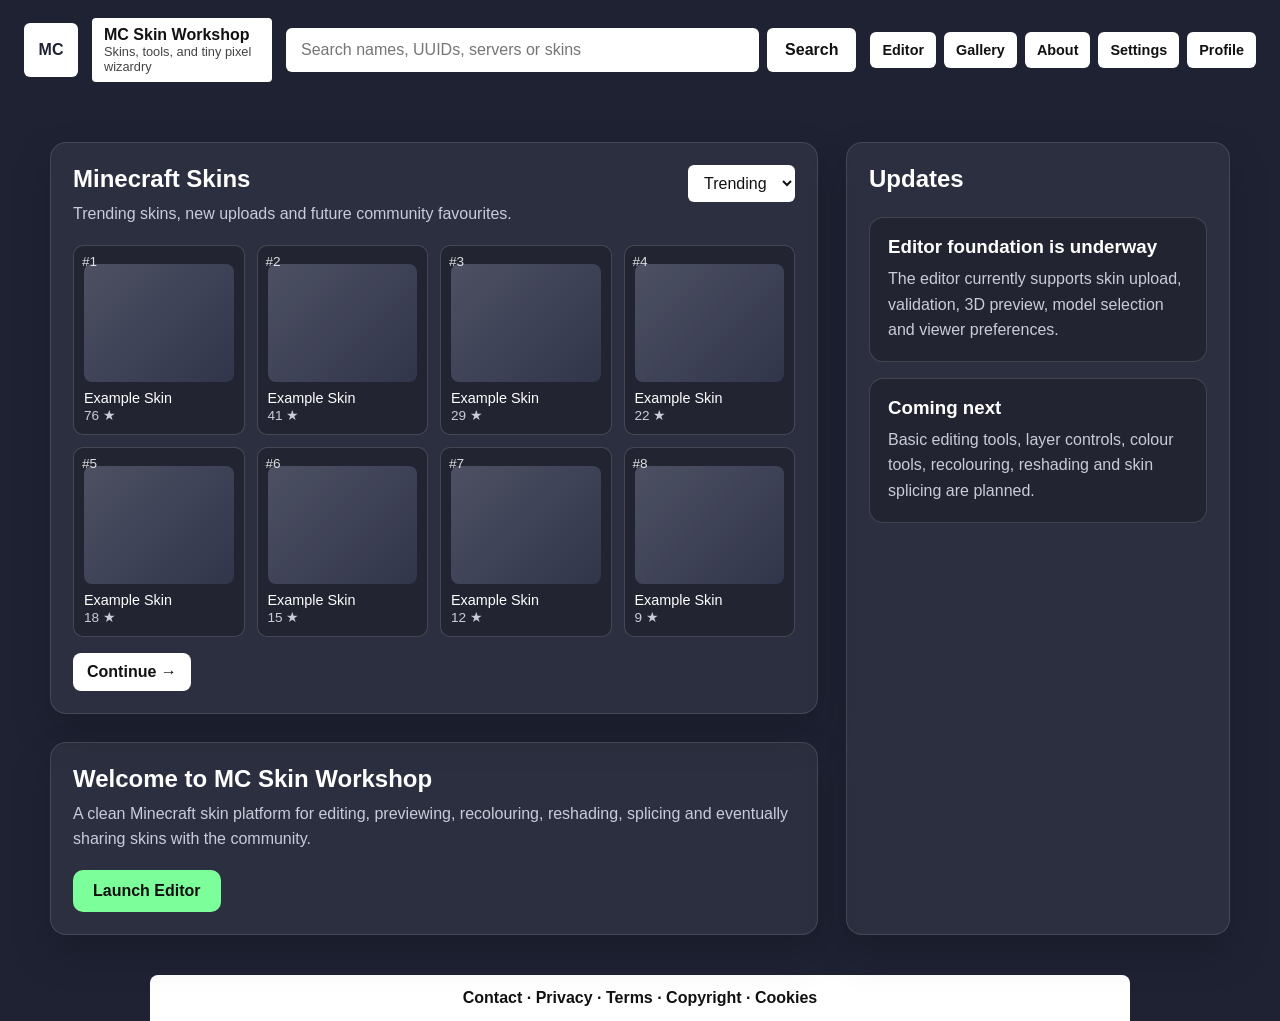
<file: index.html>
<!DOCTYPE html>
<html lang="en">
<head>
    <meta charset="UTF-8">
    <meta name="viewport" content="width=device-width, initial-scale=1.0">
    <title>MC Skin Workshop</title>

    <link rel="stylesheet" href="style.css">
</head>
<body class="home-page">

    <header class="home-topbar">
        <a href="index.html" class="logo-box">MC</a>

        <div class="site-name-box">
            <strong>MC Skin Workshop</strong>
            <span>Skins, tools, and tiny pixel wizardry</span>
        </div>

        <form class="search-form">
            <input type="search" placeholder="Search names, UUIDs, servers or skins">
            <button type="submit">Search</button>
        </form>

        <div class="top-actions">
            <a href="editor.html">Editor</a>
            <a href="gallery.html">Gallery</a>
            <a href="about.html">About</a>
            <button type="button" class="settings-button">Settings</button>
            <div class="profile-box">Profile</div>
        </div>
    </header>

    <main class="homepage-layout">
        <section class="gallery-panel">
            <div class="panel-heading">
                <div>
                    <h2>Minecraft Skins</h2>
                    <p>Trending skins, new uploads and future community favourites.</p>
                </div>

                <select>
                    <option>Trending</option>
                    <option>Newest</option>
                    <option>Popular</option>
                </select>
            </div>

            <div class="skin-grid">
                <article class="skin-card">
                    <div class="skin-rank">#1</div>
                    <div class="skin-thumb"></div>
                    <p>Example Skin</p>
                    <span>76 ★</span>
                </article>

                <article class="skin-card">
                    <div class="skin-rank">#2</div>
                    <div class="skin-thumb"></div>
                    <p>Example Skin</p>
                    <span>41 ★</span>
                </article>

                <article class="skin-card">
                    <div class="skin-rank">#3</div>
                    <div class="skin-thumb"></div>
                    <p>Example Skin</p>
                    <span>29 ★</span>
                </article>

                <article class="skin-card">
                    <div class="skin-rank">#4</div>
                    <div class="skin-thumb"></div>
                    <p>Example Skin</p>
                    <span>22 ★</span>
                </article>

                <article class="skin-card">
                    <div class="skin-rank">#5</div>
                    <div class="skin-thumb"></div>
                    <p>Example Skin</p>
                    <span>18 ★</span>
                </article>

                <article class="skin-card">
                    <div class="skin-rank">#6</div>
                    <div class="skin-thumb"></div>
                    <p>Example Skin</p>
                    <span>15 ★</span>
                </article>

                <article class="skin-card">
                    <div class="skin-rank">#7</div>
                    <div class="skin-thumb"></div>
                    <p>Example Skin</p>
                    <span>12 ★</span>
                </article>

                <article class="skin-card">
                    <div class="skin-rank">#8</div>
                    <div class="skin-thumb"></div>
                    <p>Example Skin</p>
                    <span>9 ★</span>
                </article>
            </div>

            <a href="gallery.html" class="continue-button">Continue →</a>
        </section>

        <aside class="updates-panel">
            <h2>Updates</h2>

            <div class="updates-card">
                <h3>Editor foundation is underway</h3>
                <p>
                    The editor currently supports skin upload, validation,
                    3D preview, model selection and viewer preferences.
                </p>
            </div>

            <div class="updates-card">
                <h3>Coming next</h3>
                <p>
                    Basic editing tools, layer controls, colour tools, recolouring,
                    reshading and skin splicing are planned.
                </p>
            </div>
        </aside>

        <section class="welcome-panel">
            <h2>Welcome to MC Skin Workshop</h2>
            <p>
                A clean Minecraft skin platform for editing, previewing, recolouring,
                reshading, splicing and eventually sharing skins with the community.
            </p>

            <a href="editor.html" class="primary-button">Launch Editor</a>
        </section>
    </main>

    <footer class="home-footer">
        <p>Contact · Privacy · Terms · Copyright · Cookies</p>
    </footer>

</body>
</html>
</file>
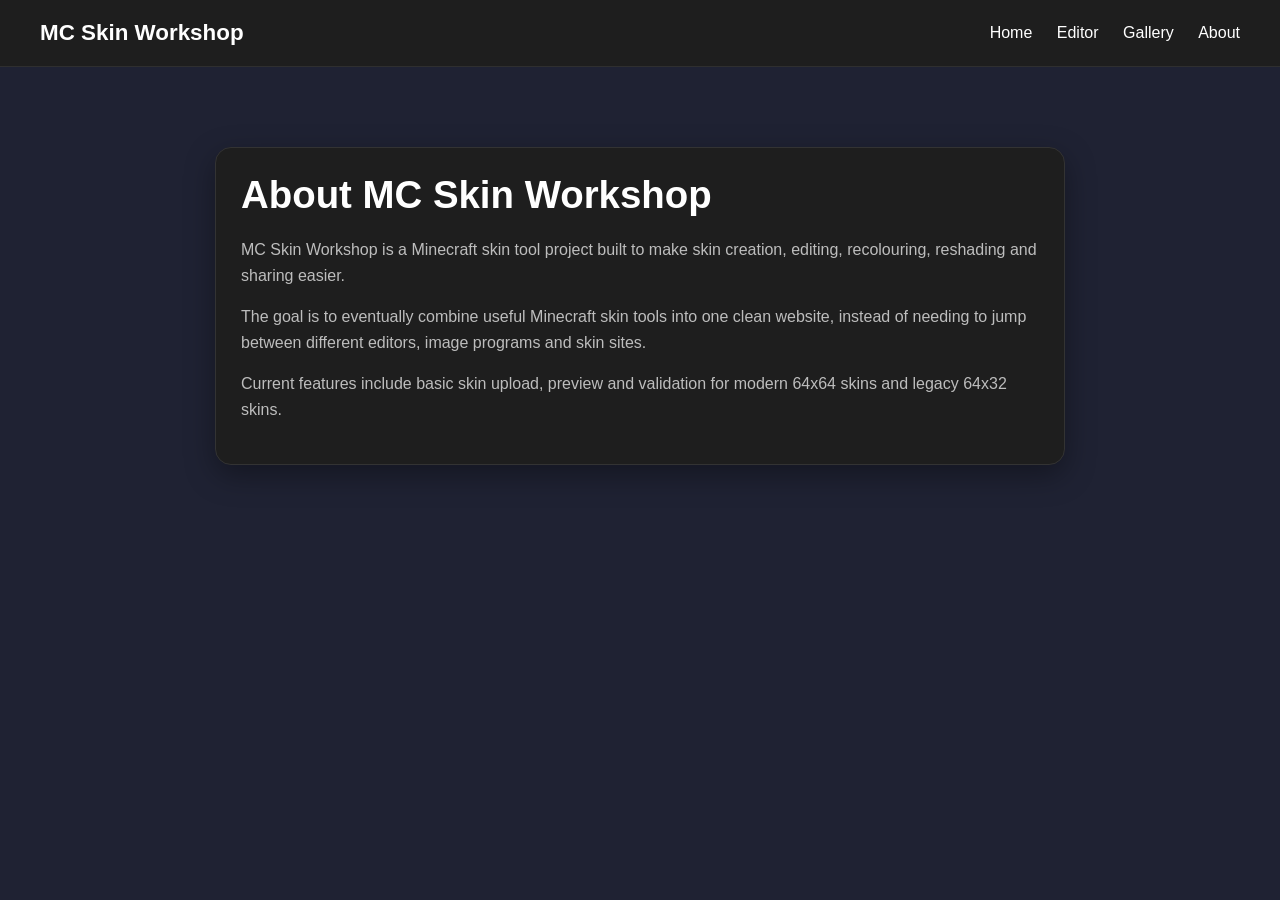
<file: about.html>
<!DOCTYPE html>
<html lang="en">
<head>
    <meta charset="UTF-8">
    <meta name="viewport" content="width=device-width, initial-scale=1.0">
    <title>About - MC Skin Workshop</title>

    <link rel="stylesheet" href="style.css">
</head>
<body>

    <header>
        <h1>MC Skin Workshop</h1>

        <nav>
            <a href="index.html">Home</a>
            <a href="editor.html">Editor</a>
            <a href="gallery.html">Gallery</a>
            <a href="about.html">About</a>
        </nav>
    </header>

    <main>
        <section class="page-card">
            <h2>About MC Skin Workshop</h2>

            <p>
                MC Skin Workshop is a Minecraft skin tool project built to make skin creation, editing,
                recolouring, reshading and sharing easier.
            </p>

            <p>
                The goal is to eventually combine useful Minecraft skin tools into one clean website,
                instead of needing to jump between different editors, image programs and skin sites.
            </p>

            <p>
                Current features include basic skin upload, preview and validation for modern 64x64 skins
                and legacy 64x32 skins.
            </p>
        </section>
    </main>

</body>
</html>
</file>
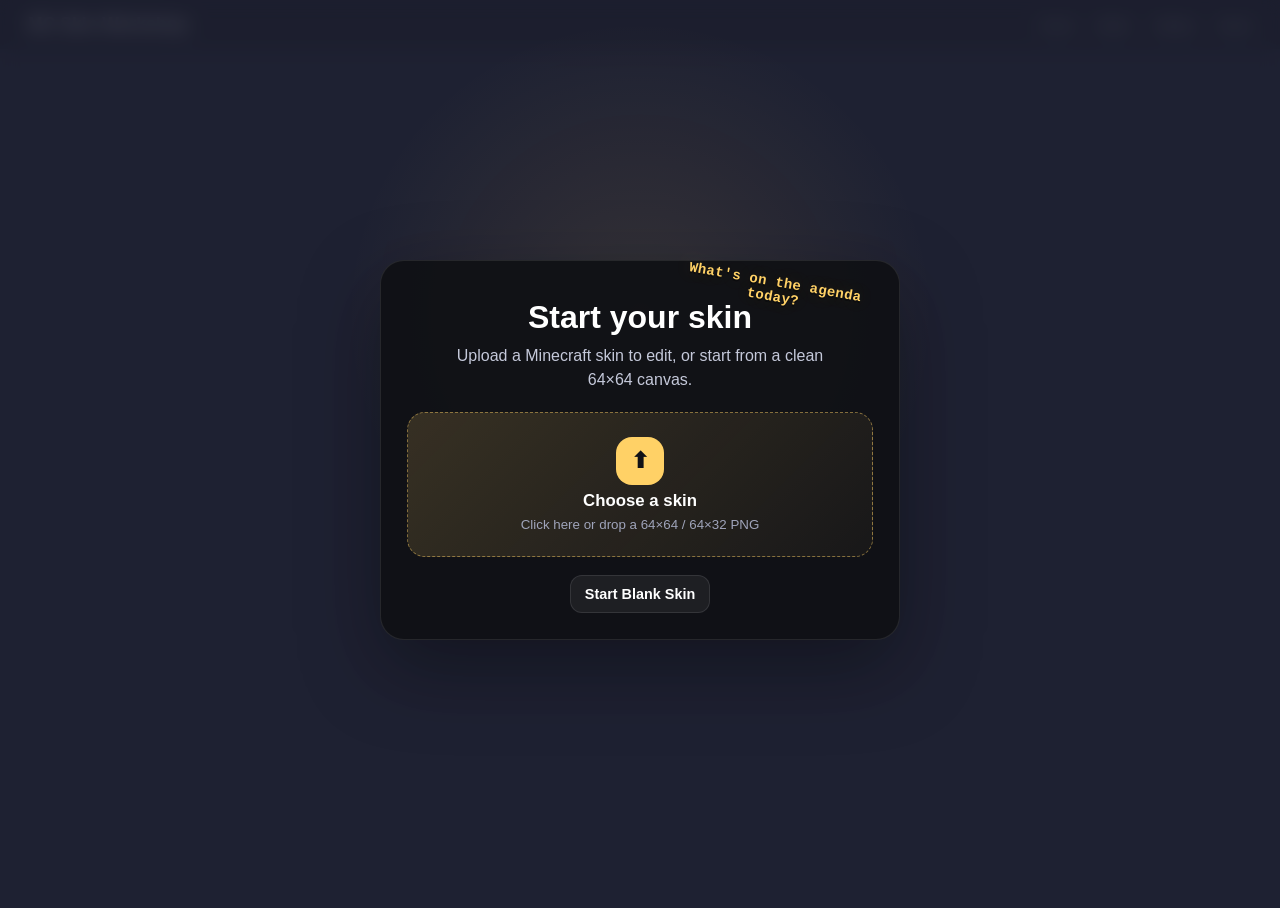
<file: editor.html>
<!DOCTYPE html>
<html lang="en">
<head>
    <meta charset="UTF-8">
    <meta name="viewport" content="width=device-width, initial-scale=1.0">
    <title>Editor - MC Skin Workshop</title>

    <link rel="stylesheet" href="style.css">
</head>
<body class="editor-page">

    <header>
        <h1>MC Skin Workshop</h1>

        <nav>
            <a href="index.html">Home</a>
            <a href="editor.html">Editor</a>
            <a href="gallery.html">Gallery</a>
            <a href="about.html">About</a>
        </nav>
    </header>

    <main class="editor-app-shell editor-flow-pending">
        <section id="editorIntro" class="editor-intro" aria-label="Editor start panel">
            <div class="editor-intro-card">
                <p id="editorIntroLine" class="editor-intro-line">What's on the agenda today?</p>

                <h2>Start your skin</h2>

                <p class="editor-intro-copy">
                    Upload a Minecraft skin to edit, or start from a clean 64×64 canvas.
                </p>

                <label for="skinUpload" class="editor-intro-upload">
                    <span class="intro-upload-icon">⬆</span>
                    <strong>Choose a skin</strong>
                    <small>Click here or drop a 64×64 / 64×32 PNG</small>
                </label>

                <div class="editor-intro-actions">
                    <button type="button" id="skipIntroBtn" class="intro-secondary-action">
                        Start Blank Skin
                    </button>
                </div>
            </div>
        </section>

        <section class="editor-app-layout">

            <aside class="editor-left-rail">
                <div class="rail-title">Tools</div>

                <div class="editor-tool-rail">
    <button type="button" class="editor-tool-button" data-tool="pencil" title="Pencil" aria-label="Pencil">
        <span class="tool-icon">✎</span>
    </button>

    <button type="button" class="editor-tool-button" data-tool="eraser" title="Eraser" aria-label="Eraser">
        <span class="tool-icon">⌫</span>
    </button>

    <button type="button" class="editor-tool-button" data-tool="picker" title="Colour Picker" aria-label="Colour Picker">
        <span class="tool-icon">⌖</span>
    </button>

    <button type="button" class="editor-tool-button" data-tool="bucket" title="Bucket" aria-label="Bucket">
        <span class="tool-icon">◒</span>
    </button>

    <button type="button" class="editor-tool-button" data-tool="splice" title="Splice" aria-label="Splice">
        <span class="tool-icon">✂</span>
    </button>

    <button type="button" class="editor-tool-button" data-tool="colourShade" title="Colour & Shade" aria-label="Colour & Shade">
        <span class="tool-icon">●</span>
    </button>

    <button type="button" class="editor-tool-button" data-tool="undo" title="Undo" aria-label="Undo">
        <span class="tool-icon">↶</span>
    </button>

    <button type="button" class="editor-tool-button" data-tool="redo" title="Redo" aria-label="Redo">
        <span class="tool-icon">↷</span>
    </button>
</div>

                <div id="toolMenu" class="tool-menu" aria-hidden="true">
                    <div class="tool-menu-header">
                        <button type="button" id="toolMenuBackBtn" class="tool-menu-small-button">←</button>

                        <div>
                            <h3 id="toolMenuTitle">Tool Options</h3>
                            <p id="toolMenuPath">Choose an option.</p>
                        </div>

                        <button type="button" id="toolMenuCloseBtn" class="tool-menu-small-button">×</button>
                    </div>

                    <div id="toolMenuOptions" class="tool-menu-options"></div>
                </div>
            </aside>

            <section class="editor-stage">
                <div class="stage-header">
                    <div>
                        <h2>3D Skin Editor</h2>
                        <p>Upload a skin, choose a model type, then edit directly on the 3D player.</p>
                    </div>

                    <p id="activeToolStatus">No tool selected.</p>
                </div>

                <div class="editor-viewer-card">
                    <div class="viewer-box">
                        <canvas id="skin3dCanvas"></canvas>
                    </div>
                </div>
            </section>

            <aside class="editor-right-panel">

    <details class="inspector-section" open>
        <summary>
            <span>Upload Skin</span>
        </summary>

        <div class="inspector-body upload-card">
            <p class="card-description">Choose a Minecraft skin PNG to begin.</p>

            <label for="skinUpload" class="upload-button">
                Choose Skin PNG
            </label>

            <input type="file" id="skinUpload" accept="image/png">

            <p id="uploadStatus">No skin loaded yet.</p>

            <div class="skin-info upload-skin-info">
                <p><strong>File:</strong> <span id="fileName">None</span></p>
                <p><strong>Dimensions:</strong> <span id="fileDimensions">None</span></p>
                <p><strong>Skin Type:</strong> <span id="skinType">None</span></p>
                <p><strong>Model:</strong> <span id="modelChoice">None</span></p>
            </div>
        </div>
    </details>

    <details class="inspector-section" open>
        <summary>
            <span>Tool Settings</span>
        </summary>

        <div class="inspector-body editor-settings-card">
            <p id="toolSettingsStatus">Ready. No tool selected yet.</p>

            <div class="settings-grid">
                <div class="setting-block">
                    <h4>Current Colour</h4>

                    <div class="selected-colour-row">
                        <input type="color" id="selectedColour" value="#7cff9b">

                        <div class="selected-colour-meta">
                            <label for="selectedHex">Hex</label>
                            <input type="text" id="selectedHex" value="#7CFF9B" maxlength="7" spellcheck="false">
                        </div>
                    </div>
                </div>

                <div class="setting-block">
                    <h4>Brush Size</h4>

                    <div class="choice-row" id="brushSizeChoices">
                        <button type="button" class="choice-button active" data-brush-size="1">1 px</button>
                        <button type="button" class="choice-button" data-brush-size="2">2 px</button>
                        <button type="button" class="choice-button" data-brush-size="3">3 px</button>
                    </div>
                </div>

                <div class="setting-block">
                    <h4>Recent Colours</h4>

                    <div id="recentColours" class="swatch-grid"></div>

                    <p class="settings-note">Recently chosen colours appear here.</p>
                </div>

                <div class="setting-block">
                    <h4>Skin Palette</h4>

                    <div id="skinPalette" class="swatch-grid"></div>

                    <p class="settings-note">Upload a skin to extract its main colours.</p>
                </div>
            </div>
        </div>
    </details>

    <details class="inspector-section">
        <summary>
            <span>Viewer Controls</span>
        </summary>

        <div class="inspector-body viewer-control-card">
            <p id="viewerStatus">Waiting for a valid skin.</p>

            <div class="viewer-controls">
                <button type="button" id="toggleRotationBtn" class="secondary-button">Pause Rotation</button>
                <button type="button" id="toggleAnimationBtn" class="secondary-button">Pause Walk</button>
                <button type="button" id="resetPreferencesBtn" class="secondary-button">Reset Defaults</button>
            </div>

            <label class="slider-control" for="animationSpeed">
                Walk Speed:
                <input type="range" id="animationSpeed" min="0" max="3" step="0.1" value="0.7">
                <span id="speedValue">0.7</span>
            </label>

            <p class="viewer-note">Drag the model to rotate. Scroll to zoom.</p>
            <p id="prefsStatus" class="prefs-note">Viewer preferences save automatically on this browser.</p>

            <div class="layer-controls">
                <h4>Layer Visibility</h4>

                <button type="button" id="toggleOuterLayerBtn" class="secondary-button">
                    Secondary Layer: On
                </button>
            </div>
        </div>
    </details>

</aside>
        </section>
    </main>
    <div id="drawerOverlay" class="model-flow-overlay" aria-hidden="true"></div>

    <aside id="modelDrawer" class="model-choice-panel" aria-hidden="true">
        <p class="model-choice-kicker">Skin loaded</p>

        <h2>Choose your model</h2>

        <p id="modelChoiceLead" class="model-choice-copy">
            Choose how this skin should be shaped in the editor.
        </p>

        <div class="model-options">
            <button type="button" class="model-option selected" data-model-choice="auto-detect">
                <strong>Auto Detect</strong>
                <span>Best guess from the skin's arm texture layout.</span>
            </button>

            <button type="button" class="model-option" data-model-choice="default">
                <strong>Classic</strong>
                <span>Standard Minecraft arms, often called Steve/classic.</span>
            </button>

            <button type="button" class="model-option" data-model-choice="slim">
                <strong>Slim</strong>
                <span>Thinner arms, often called Alex/slim.</span>
            </button>
        </div>

        <div class="model-choice-summary">
            Current choice: <strong id="modelChoiceSummary">Auto Detect</strong>
        </div>

        <button type="button" id="applyModelBtn" class="primary-button model-apply-button">
            Use This Model
        </button>

        <p id="modelChoiceConfirm" class="model-choice-confirm" aria-live="polite"></p>
    </aside>

    <script type="module" src="script.js"></script>

</body>
</html>
</file>
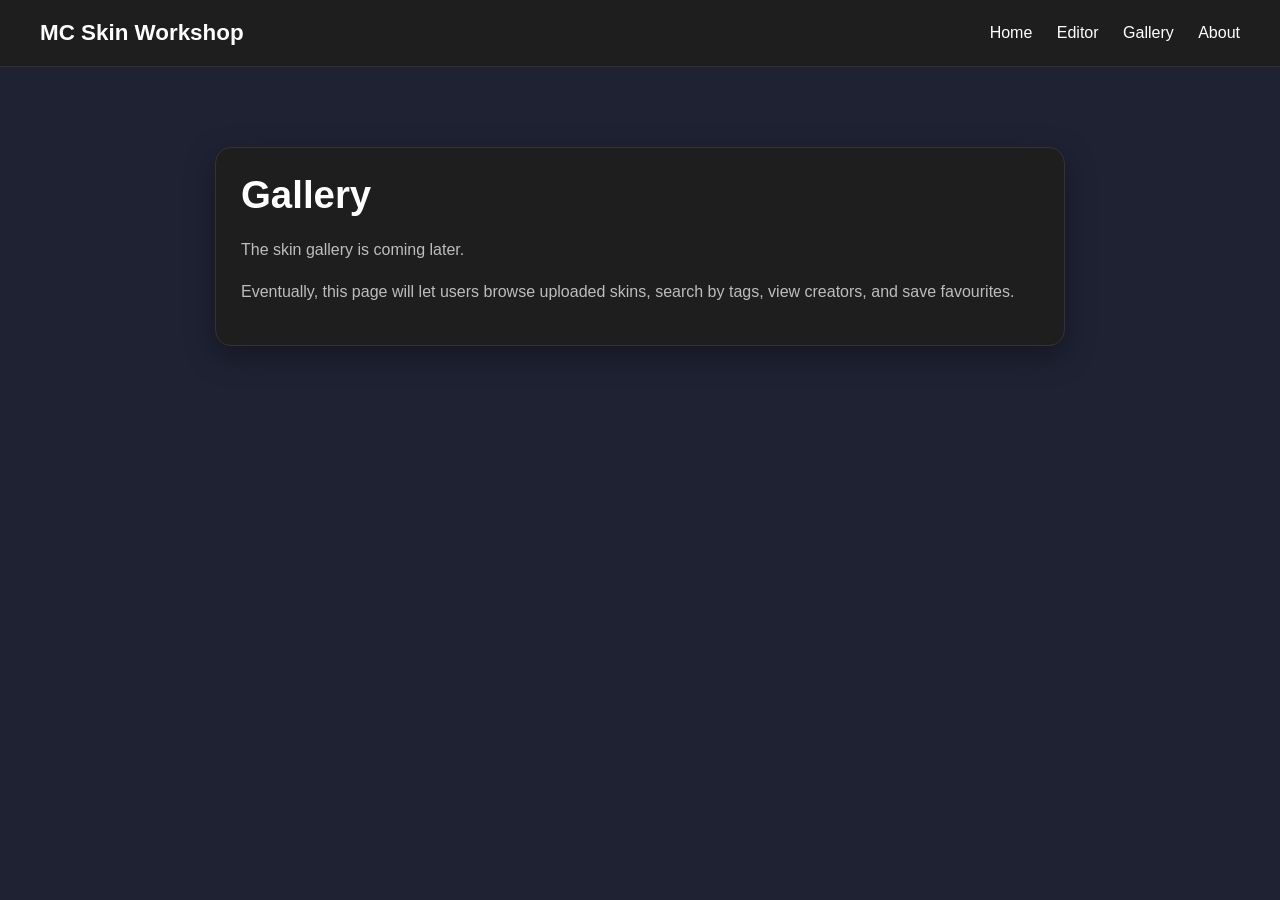
<file: gallery.html>
<!DOCTYPE html>
<html lang="en">
<head>
    <meta charset="UTF-8">
    <meta name="viewport" content="width=device-width, initial-scale=1.0">
    <title>Gallery - MC Skin Workshop</title>

    <link rel="stylesheet" href="style.css">
</head>
<body>

    <header>
        <h1>MC Skin Workshop</h1>

        <nav>
            <a href="index.html">Home</a>
            <a href="editor.html">Editor</a>
            <a href="gallery.html">Gallery</a>
            <a href="about.html">About</a>
        </nav>
    </header>

    <main>
        <section class="page-card">
            <h2>Gallery</h2>
            <p>The skin gallery is coming later.</p>
            <p>Eventually, this page will let users browse uploaded skins, search by tags, view creators, and save favourites.</p>
        </section>
    </main>

</body>
</html>
</file>
<file: style.css>
/* =========================================================
   MC Skin Workshop styles
   Cleaned structure pass: base, shared components, pages,
   editor shell, inspector, drawer, responsive rules.
   ========================================================= */

:root {
    --bg-main: #1F2233;
    --bg-page: #11131c;
    --panel: #151722;
    --panel-dark: #101116;
    --panel-soft: rgba(21, 23, 34, 0.86);
    --surface: rgba(255, 255, 255, 0.06);
    --surface-strong: rgba(255, 255, 255, 0.12);
    --text-main: #ffffff;
    --text-soft: #c9ccda;
    --text-muted: #9ca0b8;
    --text-dark: #101010;
    --accent: #7CFF9B;
    --accent-warm: #FFD166;
    --accent-warm-hover: #FFE08A;
    --accent-warm-shadow: rgba(255, 209, 102, 0.18);
    --danger: #FF7676;
    --border-soft: rgba(255, 255, 255, 0.075);
    --border-mid: rgba(255, 255, 255, 0.12);
    --shadow-soft: 0 18px 40px rgba(0, 0, 0, 0.18);
    --radius-small: 8px;
    --radius-medium: 12px;
    --radius-large: 16px;
}

* {
    box-sizing: border-box;
    margin: 0;
    padding: 0;
}

body {
    min-height: 100vh;
    background: var(--bg-main);
    color: var(--text-main);
    font-family: Arial, sans-serif;
}

button,
input,
select {
    font: inherit;
}

button,
a,
label,
summary {
    -webkit-tap-highlight-color: transparent;
}

/* =========================================================
   Shared header and simple pages
   ========================================================= */

header {
    display: flex;
    justify-content: space-between;
    align-items: center;
    padding: 20px 40px;
    background: #1e1e1e;
    border-bottom: 1px solid #2f2f2f;
}

header h1 {
    font-size: 1.4rem;
}

nav a {
    margin-left: 20px;
    color: var(--text-main);
    text-decoration: none;
}

nav a:hover {
    color: var(--accent);
}

.page-card {
    width: min(850px, 90%);
    margin: 80px auto;
    padding: 25px;
    background: #1e1e1e;
    border: 1px solid #333333;
    border-radius: var(--radius-large);
    box-shadow: 0 10px 30px rgba(0, 0, 0, 0.35);
}

.page-card h2 {
    margin-bottom: 20px;
    font-size: 2.4rem;
}

.page-card p {
    margin-bottom: 16px;
    color: #bdbdbd;
    line-height: 1.6;
}

.primary-button,
.upload-button {
    display: inline-block;
    padding: 12px 20px;
    background: var(--accent);
    color: var(--text-dark);
    border: none;
    border-radius: 10px;
    cursor: pointer;
    font-weight: bold;
    text-decoration: none;
}

.primary-button:hover,
.upload-button:hover {
    filter: brightness(0.92);
}

.secondary-button {
    padding: 8px 10px;
    background: #2a2a2a;
    color: var(--text-main);
    border: 1px solid #444444;
    border-radius: 9px;
    cursor: pointer;
    font-size: 0.76rem;
    font-weight: bold;
}

.secondary-button:hover {
    border-color: var(--accent);
    color: var(--accent);
}

.success {
    color: var(--accent);
}

.error {
    color: var(--danger);
}

/* =========================================================
   Homepage
   ========================================================= */

.home-page {
    background: var(--bg-main);
}

.home-topbar {
    display: grid;
    grid-template-columns: auto 180px minmax(260px, 1fr) auto;
    gap: 14px;
    align-items: center;
    padding: 18px 24px;
    background: var(--bg-main);
    border-bottom: none;
}

.logo-box {
    width: 54px;
    height: 54px;
    display: grid;
    place-items: center;
    background: #ffffff;
    color: var(--bg-main);
    border-radius: 6px;
    font-weight: 900;
    text-decoration: none;
}

.site-name-box {
    min-height: 42px;
    display: flex;
    flex-direction: column;
    justify-content: center;
    padding: 8px 12px;
    background: #ffffff;
    color: #111111;
    border-radius: 4px;
}

.site-name-box span {
    color: #444444;
    font-size: 0.8rem;
}

.search-form {
    display: grid;
    grid-template-columns: 1fr auto;
    gap: 8px;
    width: 100%;
    max-width: 620px;
    margin: 0 auto;
}

.search-form input,
.search-form button,
.top-actions a,
.settings-button,
.profile-box {
    border: none;
    border-radius: 6px;
}

.search-form input {
    padding: 13px 15px;
    background: #ffffff;
    color: #111111;
    font-size: 1rem;
}

.search-form button {
    padding: 0 18px;
    background: #ffffff;
    color: #111111;
    cursor: pointer;
    font-weight: bold;
}

.top-actions {
    display: flex;
    align-items: center;
    gap: 8px;
}

.top-actions a,
.settings-button,
.profile-box {
    padding: 10px 12px;
    background: #ffffff;
    color: #111111;
    font-size: 0.9rem;
    font-weight: bold;
    text-decoration: none;
}

.settings-button {
    cursor: pointer;
}

.homepage-layout {
    display: grid;
    grid-template-columns: minmax(0, 1.8fr) minmax(280px, 0.9fr);
    grid-template-areas:
        "gallery updates"
        "welcome updates";
    gap: 28px;
    width: min(1180px, 94%);
    margin: 42px auto 40px auto;
}

.gallery-panel {
    grid-area: gallery;
}

.updates-panel {
    grid-area: updates;
}

.welcome-panel {
    grid-area: welcome;
}

.gallery-panel,
.updates-panel,
.welcome-panel {
    padding: 22px;
    background: var(--surface);
    border: 1px solid var(--surface-strong);
    border-radius: var(--radius-large);
    box-shadow: var(--shadow-soft);
}

.panel-heading {
    display: flex;
    justify-content: space-between;
    align-items: start;
    gap: 20px;
    margin-bottom: 18px;
}

.panel-heading h2,
.updates-panel h2,
.welcome-panel h2 {
    margin-bottom: 8px;
    color: var(--text-main);
}

.panel-heading p,
.updates-card p,
.welcome-panel p {
    color: var(--text-soft);
    line-height: 1.6;
}

.panel-heading select {
    padding: 9px 12px;
    background: #ffffff;
    color: #111111;
    border: none;
    border-radius: 6px;
}

.skin-grid {
    display: grid;
    grid-template-columns: repeat(4, 1fr);
    gap: 12px;
}

.skin-card {
    position: relative;
    min-height: 170px;
    padding: 10px;
    background: rgba(0, 0, 0, 0.22);
    border: 1px solid rgba(255, 255, 255, 0.16);
    border-radius: 10px;
}

.skin-card p {
    margin-top: 8px;
    color: var(--text-main);
    font-size: 0.9rem;
}

.skin-card span {
    color: var(--text-soft);
    font-size: 0.85rem;
}

.skin-rank {
    position: absolute;
    top: 8px;
    left: 8px;
    color: var(--text-main);
    font-size: 0.85rem;
    opacity: 0.85;
}

.skin-thumb {
    height: 118px;
    margin-top: 8px;
    background:
        linear-gradient(135deg, rgba(255, 255, 255, 0.16), rgba(255, 255, 255, 0.03)),
        #2b2f45;
    border-radius: 8px;
}

.continue-button {
    display: inline-block;
    margin-top: 16px;
    padding: 10px 14px;
    background: #ffffff;
    color: #111111;
    border-radius: 8px;
    font-weight: bold;
    text-decoration: none;
}

.updates-panel {
    display: flex;
    flex-direction: column;
    gap: 16px;
}

.updates-card {
    padding: 18px;
    background: rgba(0, 0, 0, 0.22);
    border: 1px solid rgba(255, 255, 255, 0.14);
    border-radius: 14px;
}

.updates-card h3 {
    margin-bottom: 8px;
    color: var(--text-main);
}

.welcome-panel .primary-button {
    margin-top: 18px;
}

.home-footer {
    width: min(980px, 94%);
    margin: 40px auto 0 auto;
    padding: 14px 20px;
    background: #ffffff;
    color: #111111;
    border-radius: 8px 8px 0 0;
    text-align: center;
    font-weight: bold;
}

/* =========================================================
   Editor shell
   ========================================================= */

.editor-page {
    min-height: 100vh;
    overflow-x: hidden;
    background: var(--bg-main);
}

.editor-page header {
    min-height: 50px;
    padding: 0 28px;
    background: var(--bg-page);
    border-bottom: 1px solid rgba(255, 255, 255, 0.06);
}

.editor-page header h1 {
    font-size: 1.1rem;
}

.editor-page nav a {
    margin-left: 18px;
    color: #f0f0f0;
    font-size: 0.82rem;
}

.editor-app-shell {
    width: min(1500px, calc(100% - 48px));
    height: calc(100vh - 74px);
    min-height: 660px;
    margin: 14px auto;
}

.editor-app-layout {
    display: grid;
    grid-template-columns: 70px minmax(660px, 1fr) 340px;
    gap: 16px;
    height: 100%;
    align-items: stretch;
    overflow: visible;
}

.editor-left-rail {
    position: relative;
    z-index: 40;
    width: 54px;
    min-height: 0;
    height: 100%;
    padding: 64px 0 0 0;
    background: transparent;
    border: none;
    box-shadow: none;
}

.rail-title {
    display: none;
}

.editor-tool-rail {
    display: grid;
    gap: 10px;
}

.editor-tool-button {
    width: 42px;
    height: 42px;
    display: grid;
    place-items: center;
    margin: 0 auto;
    padding: 0;
    background: rgba(16, 17, 22, 0.92);
    color: var(--text-main);
    border: 1px solid rgba(255, 255, 255, 0.09);
    border-radius: var(--radius-medium);
    box-shadow: 0 8px 18px rgba(0, 0, 0, 0.18);
    cursor: pointer;
    font-size: 1.1rem;
    font-weight: bold;
    line-height: 1;
}

.editor-tool-button:hover {
    transform: translateY(-1px);
    background: rgba(35, 38, 51, 0.98);
    border-color: rgba(124, 255, 155, 0.8);
}

.editor-tool-button.active {
    background: var(--accent);
    color: var(--text-dark);
    border-color: var(--accent);
    box-shadow: 0 8px 22px rgba(124, 255, 155, 0.18);
}

.tool-icon {
    display: block;
    font-size: 1.1rem;
    font-weight: bold;
}

.editor-stage {
    position: relative;
    z-index: 1;
    min-width: 0;
    display: flex;
    flex-direction: column;
    min-height: 0;
    padding: 0;
    background: transparent;
    border: none;
    box-shadow: none;
}

.stage-header {
    flex: 0 0 auto;
    display: flex;
    justify-content: space-between;
    align-items: start;
    gap: 14px;
    margin-bottom: 10px;
    padding: 0 2px;
}

.stage-header h2 {
    margin-bottom: 4px;
    font-size: 1.45rem;
}

.stage-header p {
    color: #c6cad8;
    font-size: 0.86rem;
    line-height: 1.45;
}

#activeToolStatus {
    min-width: 210px;
    padding: 9px 10px;
    background: var(--panel-dark);
    border: 1px solid rgba(255, 255, 255, 0.08);
    border-radius: 10px;
    color: #d0d0d0;
    font-size: 0.78rem;
    line-height: 1.4;
}

.editor-viewer-card {
    flex: 1;
    min-height: 0;
    padding: 0;
    background: transparent;
    border: none;
    box-shadow: none;
}

.viewer-box {
    height: 100%;
    min-height: 0;
    display: flex;
    justify-content: center;
    align-items: center;
    margin: 0;
    padding: 0;
    overflow: visible;
    background: transparent;
    border: none;
    border-radius: 0;
}

#skin3dCanvas {
    width: 480px;
    height: 600px;
    display: block;
}

.editor-app-shell.editor-flow-pending .editor-app-layout {
    opacity: 0;
    pointer-events: none;
    transform: translateY(18px);
}

.editor-app-shell.editor-ready .editor-app-layout {
    opacity: 1;
    pointer-events: auto;
    transform: translateY(0);
    transition:
        opacity 360ms ease,
        transform 360ms ease;
}

.editor-app-shell.editor-ready .editor-left-rail,
.editor-app-shell.editor-ready .editor-stage,
.editor-app-shell.editor-ready .editor-right-panel {
    opacity: 0;
    animation: editorComponentRise 420ms ease forwards;
}

.editor-app-shell.editor-ready .editor-left-rail {
    animation-delay: 80ms;
}

.editor-app-shell.editor-ready .editor-stage {
    animation-delay: 150ms;
}

.editor-app-shell.editor-ready .editor-right-panel {
    animation-delay: 220ms;
}

/* =========================================================
   Tool menu
   ========================================================= */

.tool-menu {
    position: absolute;
    left: calc(100% + 12px);
    top: 64px;
    z-index: 200;
    width: 300px;
    max-height: 0;
    overflow: hidden;
    margin: 0;
    background: rgba(16, 17, 22, 0.97);
    border: 1px solid transparent;
    border-radius: var(--radius-large);
    box-shadow: 0 24px 60px rgba(0, 0, 0, 0.32);
    backdrop-filter: blur(10px);
    opacity: 0;
    transform: translateY(-8px);
    transition:
        max-height 0.3s ease,
        opacity 0.25s ease,
        transform 0.25s ease,
        border-color 0.25s ease;
}

.tool-menu.open {
    max-height: 520px;
    opacity: 1;
    transform: translateY(0);
    border-color: rgba(255, 255, 255, 0.08);
}

.tool-menu-header {
    display: flex;
    justify-content: space-between;
    align-items: start;
    gap: 14px;
    padding: 14px;
    border-bottom: 1px solid rgba(255, 255, 255, 0.08);
}

.tool-menu-header h3 {
    margin-bottom: 5px;
    font-size: 1rem;
}

.tool-menu-header p {
    color: var(--text-muted);
    font-size: 0.78rem;
}

.tool-menu-small-button {
    width: 34px;
    height: 34px;
    background: #2a2a2a;
    color: var(--text-main);
    border: 1px solid #444444;
    border-radius: 50%;
    cursor: pointer;
    font-weight: bold;
}

.tool-menu-small-button:hover {
    border-color: var(--accent);
    color: var(--accent);
}

.tool-menu-small-button.hidden {
    visibility: hidden;
}

.tool-menu-options {
    display: grid;
    gap: 8px;
    padding: 14px;
}

.tool-menu-option {
    padding: 11px 12px;
    background: #1e1e1e;
    color: var(--text-main);
    border: 1px solid #333333;
    border-radius: 10px;
    cursor: pointer;
    text-align: left;
    opacity: 0;
    transform: translateX(-10px);
    transition:
        opacity 0.25s ease,
        transform 0.25s ease,
        border-color 0.2s ease;
}

.tool-menu-option.visible {
    opacity: 1;
    transform: translateX(0);
}

.tool-menu-option:hover {
    border-color: var(--accent);
}

.tool-menu-option strong {
    display: block;
    margin-bottom: 4px;
    font-size: 0.9rem;
}

.tool-menu-option span {
    display: block;
    color: #aaaaaa;
    font-size: 0.78rem;
    line-height: 1.4;
}

/* =========================================================
   Right inspector
   ========================================================= */

.editor-right-panel {
    width: 340px;
    height: 100%;
    display: flex;
    flex-direction: column;
    gap: 10px;
    overflow-y: auto;
    padding-right: 4px;
    scrollbar-width: thin;
}

.editor-right-panel::-webkit-scrollbar {
    width: 8px;
}

.editor-right-panel::-webkit-scrollbar-track {
    background: transparent;
}

.editor-right-panel::-webkit-scrollbar-thumb {
    background: rgba(255, 255, 255, 0.16);
    border-radius: 999px;
}

.inspector-section {
    overflow: hidden;
    background: var(--panel-soft);
    border: 1px solid var(--border-soft);
    border-radius: 14px;
}

.inspector-section summary {
    display: flex;
    justify-content: space-between;
    align-items: center;
    padding: 12px 13px;
    color: var(--text-main);
    cursor: pointer;
    font-size: 1rem;
    font-weight: bold;
    list-style: none;
    user-select: none;
}

.inspector-section summary::-webkit-details-marker {
    display: none;
}

.inspector-section summary::after {
    content: "+";
    width: 24px;
    height: 24px;
    display: grid;
    place-items: center;
    background: rgba(255, 255, 255, 0.06);
    border: 1px solid rgba(255, 255, 255, 0.08);
    border-radius: 50%;
    color: var(--text-soft);
    font-size: 1rem;
}

.inspector-section[open] summary::after {
    content: "−";
}

.inspector-section summary:hover {
    background: rgba(255, 255, 255, 0.035);
}

.inspector-section:not([open]) {
    opacity: 0.92;
}

.inspector-section:not([open]):hover {
    opacity: 1;
}

.inspector-body {
    padding: 0 13px 13px 13px;
}

.inspector-body.upload-card,
.inspector-body.editor-settings-card,
.inspector-body.viewer-control-card {
    width: auto;
    margin: 0;
    padding: 0 13px 13px 13px;
    background: transparent;
    border: none;
    border-radius: 0;
    box-shadow: none;
}

.card-description,
.settings-note,
.viewer-note,
.prefs-note {
    display: none;
}

#skinUpload {
    display: none;
}

#uploadStatus,
#viewerStatus {
    margin-top: 10px;
    font-size: 0.8rem;
}

#viewerStatus {
    margin-bottom: 10px;
}

.skin-info {
    margin-top: 12px;
    padding: 11px;
    background: var(--panel-dark);
    border-radius: 10px;
}

.skin-info p {
    margin-bottom: 5px;
    color: #d0d0d0;
    font-size: 0.78rem;
}

.skin-info p:last-child {
    margin-bottom: 0;
}

.skin-info strong {
    color: var(--text-main);
}

#toolSettingsStatus {
    margin-bottom: 10px;
    padding: 8px 10px;
    background: var(--panel-dark);
    border: 1px solid rgba(255, 255, 255, 0.08);
    border-radius: 9px;
    color: #d8dbe8;
    font-size: 0.78rem;
}

.settings-grid {
    display: grid;
    grid-template-columns: 1fr;
    gap: 10px;
}

.setting-block {
    padding: 11px;
    background: var(--panel-dark);
    border: 1px solid rgba(255, 255, 255, 0.07);
    border-radius: 11px;
}

.setting-block h4,
.layer-controls h4 {
    margin-bottom: 8px;
    color: var(--text-main);
    font-size: 0.86rem;
}

.selected-colour-row {
    display: inline-flex;
    align-items: center;
    gap: 10px;
    width: fit-content;
    padding: 6px 10px 6px 6px;
    background: var(--panel-dark);
    border: 1px solid rgba(255, 255, 255, 0.08);
    border-radius: 999px 12px 12px 999px;
}

#selectedColour {
    width: 42px;
    height: 42px;
    overflow: hidden;
    padding: 0;
    background: transparent;
    border: none;
    border-radius: 50%;
    cursor: pointer;
}

#selectedColour::-webkit-color-swatch-wrapper {
    padding: 0;
}

#selectedColour::-webkit-color-swatch {
    border: none;
    border-radius: 50%;
}

#selectedColour::-moz-color-swatch {
    border: none;
    border-radius: 50%;
}

.selected-colour-meta {
    display: flex;
    flex-direction: column;
    gap: 4px;
}

.selected-colour-meta label {
    color: var(--text-muted);
    font-size: 0.7rem;
}

#selectedHex {
    width: 96px;
    padding: 7px 8px;
    background: transparent;
    color: var(--text-main);
    border: none;
    border-radius: 8px;
    font-size: 0.82rem;
    text-transform: uppercase;
}

#selectedHex:focus {
    outline: 1px solid rgba(124, 255, 155, 0.45);
    background: rgba(255, 255, 255, 0.04);
}

.choice-row {
    display: flex;
    flex-wrap: wrap;
    gap: 7px;
}

.choice-button {
    padding: 8px 10px;
    background: #2a2a2a;
    color: var(--text-main);
    border: 1px solid #444444;
    border-radius: 9px;
    cursor: pointer;
    font-size: 0.78rem;
    font-weight: bold;
}

.choice-button:hover {
    border-color: var(--accent);
    color: var(--accent);
}

.choice-button.active {
    background: var(--accent);
    color: var(--text-dark);
    border-color: var(--accent);
}

.swatch-grid {
    display: flex;
    flex-wrap: wrap;
    gap: 7px;
    min-height: 30px;
}

.swatch-button {
    position: relative;
    width: 28px;
    height: 28px;
    background: transparent;
    border: 1px solid #555555;
    border-radius: 8px;
    cursor: pointer;
}

.swatch-button:hover {
    transform: translateY(-1px);
    border-color: #ffffff;
}

.swatch-button.empty-swatch {
    display: grid;
    place-items: center;
    background: var(--bg-main);
    color: #8e93b0;
    cursor: default;
    font-size: 0.8rem;
}

.viewer-controls {
    display: flex;
    flex-wrap: wrap;
    gap: 7px;
    margin-bottom: 10px;
}

.slider-control {
    display: block;
    margin-bottom: 8px;
    color: #d0d0d0;
    font-size: 0.78rem;
}

.slider-control input {
    width: 120px;
    margin: 0 8px;
}

.layer-controls {
    margin-top: 12px;
    padding-top: 12px;
    border-top: 1px solid rgba(255, 255, 255, 0.08);
}

/* =========================================================
   Model choice flow panel
   ========================================================= */

.model-flow-overlay {
    position: fixed;
    inset: 0;
    z-index: 82;
    background:
        radial-gradient(circle at 50% 35%, rgba(255, 209, 102, 0.08), transparent 34%),
        rgba(31, 34, 51, 0.78);
    backdrop-filter: blur(10px);
    opacity: 0;
    visibility: hidden;
    pointer-events: none;
    transition:
        opacity 260ms ease,
        visibility 260ms ease;
}

.model-flow-overlay.open {
    opacity: 1;
    visibility: visible;
    pointer-events: auto;
}

.model-choice-panel {
    position: fixed;
    top: 50%;
    left: 50%;
    z-index: 83;
    width: min(560px, calc(100vw - 48px));
    padding: 38px 26px 26px 26px;
    background: rgba(16, 17, 22, 0.96);
    border: 1px solid rgba(255, 255, 255, 0.09);
    border-radius: 24px;
    box-shadow: 0 28px 80px rgba(0, 0, 0, 0.38);
    text-align: center;
    opacity: 0;
    visibility: hidden;
    pointer-events: none;
    transform: translate(-50%, calc(-50% + 18px)) scale(0.98);
    transition:
        opacity 280ms ease,
        transform 280ms ease,
        visibility 280ms ease;
}

.model-choice-panel.open {
    opacity: 1;
    visibility: visible;
    pointer-events: auto;
    transform: translate(-50%, -50%) scale(1);
}

.model-choice-kicker {
    display: inline-block;
    margin-bottom: 10px;
    color: var(--accent-warm);
    font-size: 0.82rem;
    font-weight: 900;
    letter-spacing: 0.08em;
    text-transform: uppercase;
}

.model-choice-panel h2 {
    margin-bottom: 8px;
    color: var(--text-main);
    font-size: 2rem;
}

.model-choice-copy {
    max-width: 430px;
    margin: 0 auto 20px auto;
    color: #c5c9da;
    line-height: 1.5;
}

.model-options {
    display: grid;
    grid-template-columns: repeat(3, 1fr);
    gap: 12px;
    margin-bottom: 18px;
}

.model-option {
    min-height: 132px;
    padding: 16px 14px;
    background:
        linear-gradient(135deg, rgba(255, 255, 255, 0.055), rgba(255, 255, 255, 0.02)),
        var(--panel-dark);
    color: var(--text-main);
    border: 1px solid rgba(255, 255, 255, 0.09);
    border-radius: 18px;
    cursor: pointer;
    text-align: left;
    transition:
        transform 180ms ease,
        border-color 180ms ease,
        box-shadow 180ms ease,
        background 180ms ease;
}

.model-option:hover {
    transform: translateY(-2px);
    border-color: rgba(255, 209, 102, 0.65);
}

.model-option.selected {
    border-color: var(--accent-warm);
    box-shadow:
        0 0 0 1px rgba(255, 209, 102, 0.5),
        0 14px 30px rgba(255, 209, 102, 0.08);
    background:
        linear-gradient(135deg, rgba(255, 209, 102, 0.15), rgba(255, 209, 102, 0.04)),
        var(--panel-dark);
}

.model-option strong {
    display: block;
    margin-bottom: 7px;
    color: var(--text-main);
    font-size: 0.98rem;
}

.model-option span {
    color: #b8bdce;
    font-size: 0.8rem;
    line-height: 1.4;
}

.model-choice-summary {
    margin-bottom: 16px;
    padding: 12px 14px;
    background: rgba(255, 255, 255, 0.055);
    color: #d0d3df;
    border: 1px solid rgba(255, 255, 255, 0.075);
    border-radius: 14px;
}

.model-choice-summary strong {
    color: var(--accent-warm);
}

.model-apply-button {
    width: 100%;
    text-align: center;
}

.model-choice-confirm {
    min-height: 24px;
    margin-top: 14px;
    color: var(--accent-warm);
    font-weight: 900;
    opacity: 0;
    transform: translateY(5px) scale(0.98);
    transition:
        opacity 180ms ease,
        transform 180ms ease;
}

.model-choice-confirm.visible {
    opacity: 1;
    transform: translateY(0) scale(1);
}


/* =========================================================
   Responsive rules
   ========================================================= */

@media (max-width: 1280px) {
    .editor-app-layout {
        grid-template-columns: 70px minmax(560px, 1fr) 320px;
    }

    .editor-right-panel {
        width: 320px;
    }

    #skin3dCanvas {
        width: 420px;
        height: 540px;
    }
}

@media (max-width: 1180px) {
    .editor-app-shell {
        height: auto;
        min-height: 0;
    }

    .editor-app-layout {
        grid-template-columns: 70px 1fr;
        grid-template-areas:
            "tools stage"
            "right right";
        height: auto;
    }

    .editor-left-rail {
        grid-area: tools;
        min-height: 560px;
    }

    .editor-stage {
        grid-area: stage;
        min-height: 620px;
    }

    .editor-right-panel {
        grid-area: right;
        width: auto;
        height: auto;
        display: grid;
        grid-template-columns: repeat(3, 1fr);
        overflow: visible;
    }
}

@media (max-width: 1000px) {
    .home-topbar {
        grid-template-columns: auto 1fr;
    }

    .search-form,
    .top-actions {
        grid-column: 1 / -1;
    }

    .top-actions {
        flex-wrap: wrap;
    }

    .homepage-layout {
        grid-template-columns: 1fr;
        grid-template-areas:
            "gallery"
            "updates"
            "welcome";
    }

    .skin-grid {
        grid-template-columns: repeat(2, 1fr);
    }
}

@media (max-width: 860px) {
    .editor-app-layout {
        grid-template-columns: 1fr;
        grid-template-areas:
            "stage"
            "tools"
            "right";
    }

    .editor-left-rail {
        min-height: auto;
        padding-top: 0;
    }

    .editor-tool-rail {
        grid-template-columns: repeat(4, 1fr);
    }

    .editor-stage {
        min-height: 520px;
    }

    .editor-right-panel {
        grid-template-columns: 1fr;
    }

    .stage-header {
        flex-direction: column;
    }

    #activeToolStatus {
        width: 100%;
    }

    .tool-menu {
        position: static;
        width: 100%;
        margin-top: 10px;
    }

    #skin3dCanvas {
        width: 310px;
        height: 420px;
    }
}

@media (max-width: 700px) {
    header {
        flex-direction: column;
        gap: 15px;
    }

    nav a {
        margin: 0 10px;
    }

    .page-card h2 {
        font-size: 2rem;
    }
}

@media (max-width: 560px) {
    .skin-grid {
        grid-template-columns: 1fr;
    }

    .search-form {
        grid-template-columns: 1fr;
    }
}

/* =========================================================
   Editor intro panel
   ========================================================= */

.editor-intro {
    position: fixed;
    inset: 0;
    z-index: 80;
    display: grid;
    place-items: center;
    padding: 24px;
    background:
        radial-gradient(circle at 50% 35%, rgba(255, 209, 102, 0.1), transparent 34%),
        rgba(31, 34, 51, 0.82);
    backdrop-filter: blur(10px);
    opacity: 1;
    visibility: visible;
    transform: translateX(0);
    transition:
        opacity 260ms ease,
        transform 260ms ease,
        visibility 260ms ease;
}

.editor-intro.hidden {
    opacity: 0;
    visibility: hidden;
    pointer-events: none;
    transform: translateX(28px);
}

.editor-intro-card {
    position: relative;
    width: min(520px, calc(100vw - 48px));
    padding: 38px 26px 26px 26px;
    overflow: visible;
    background: rgba(16, 17, 22, 0.94);
    border: 1px solid rgba(255, 255, 255, 0.09);
    border-radius: 24px;
    box-shadow: 0 28px 80px rgba(0, 0, 0, 0.36);
    text-align: center;
    animation: editorIntroIn 360ms ease both;
}

.editor-intro-line {
    position: absolute;
    top: 14px;
    right: 10px;
    max-width: 230px;
    margin: 0;
    display: inline-block;
    color: var(--accent-warm);
    font-family:
        ui-monospace,
        "Cascadia Mono",
        "Consolas",
        monospace;
    font-size: 0.88rem;
    font-weight: 900;
    line-height: 1.05;
    letter-spacing: 0.02em;
    text-align: center;
    text-shadow:
        0 2px 0 rgba(0, 0, 0, 0.35),
        0 0 18px var(--accent-warm-shadow);
    transform: rotate(10deg) scale(1);
    animation: splashTextPulse 950ms ease-in-out infinite;
}

.editor-intro-card h2 {
    margin-bottom: 8px;
    color: var(--text-main);
    font-size: 2rem;
}

.editor-intro-copy {
    max-width: 390px;
    margin: 0 auto 20px auto;
    color: #c5c9da;
    line-height: 1.5;
}

.editor-intro-upload {
    display: grid;
    gap: 6px;
    place-items: center;
    margin: 0 auto 18px auto;
    padding: 24px;
    background:
        linear-gradient(135deg, rgba(255, 209, 102, 0.16), rgba(255, 209, 102, 0.035)),
        var(--panel-dark);
    border: 1px dashed rgba(255, 209, 102, 0.46);
    border-radius: 18px;
    cursor: pointer;
    transition:
        transform 180ms ease,
        border-color 180ms ease,
        background 180ms ease,
        box-shadow 180ms ease;
}

.editor-intro-upload:hover,
.editor-intro-upload.drag-over {
    transform: translateY(-2px);
    border-color: rgba(255, 209, 102, 0.9);
    background:
        linear-gradient(135deg, rgba(255, 209, 102, 0.2), rgba(255, 209, 102, 0.06)),
        var(--panel-dark);
    box-shadow: 0 16px 34px rgba(255, 209, 102, 0.08);
}

.intro-upload-icon {
    width: 48px;
    height: 48px;
    display: grid;
    place-items: center;
    background: var(--accent-warm);
    color: var(--panel-dark);
    border-radius: 16px;
    font-size: 1.35rem;
    font-weight: 900;
}

.editor-intro-upload strong {
    color: var(--text-main);
    font-size: 1.05rem;
}

.editor-intro-upload small {
    color: #9fa4ba;
}

.editor-intro-actions {
    display: flex;
    justify-content: center;
    gap: 10px;
    flex-wrap: wrap;
}

.intro-primary-action,
.intro-secondary-action {
    padding: 10px 14px;
    border-radius: 12px;
    cursor: pointer;
    font-size: 0.9rem;
    font-weight: 800;
}

.intro-primary-action {
    background: var(--accent-warm);
    color: var(--panel-dark);
}

.intro-primary-action:hover {
    background: var(--accent-warm-hover);
}

.intro-secondary-action {
    background: rgba(255, 255, 255, 0.06);
    color: var(--text-main);
    border: 1px solid rgba(255, 255, 255, 0.1);
}

.editor-page .upload-button {
    background: var(--accent-warm);
    color: var(--panel-dark);
}

.editor-page .upload-button:hover {
    background: var(--accent-warm-hover);
}

@keyframes editorIntroIn {
    from {
        opacity: 0;
        transform: translateY(14px) scale(0.98);
    }

    to {
        opacity: 1;
        transform: translateY(0) scale(1);
    }
}

@keyframes splashTextPulse {
    0%,
    100% {
        transform: rotate(10deg) scale(1);
    }

    50% {
        transform: rotate(10deg) scale(1.12);
    }
}

@keyframes editorComponentRise {
    from {
        opacity: 0;
        transform: translateY(18px);
    }

    to {
        opacity: 1;
        transform: translateY(0);
    }
}

@media (max-width: 760px) {
    .model-options {
        grid-template-columns: 1fr;
    }

    .model-option {
        min-height: auto;
    }
}

@media (max-width: 560px) {
    .editor-intro-card {
        padding-top: 26px;
    }

    .editor-intro-line {
        position: static;
        max-width: 100%;
        margin-bottom: 14px;
        transform: rotate(-3deg) scale(1);
        animation: splashTextPulseMobile 950ms ease-in-out infinite;
    }

    @keyframes splashTextPulseMobile {
        0%,
        100% {
            transform: rotate(-3deg) scale(1);
        }

        50% {
            transform: rotate(-3deg) scale(1.08);
        }
    }
}
</file>
